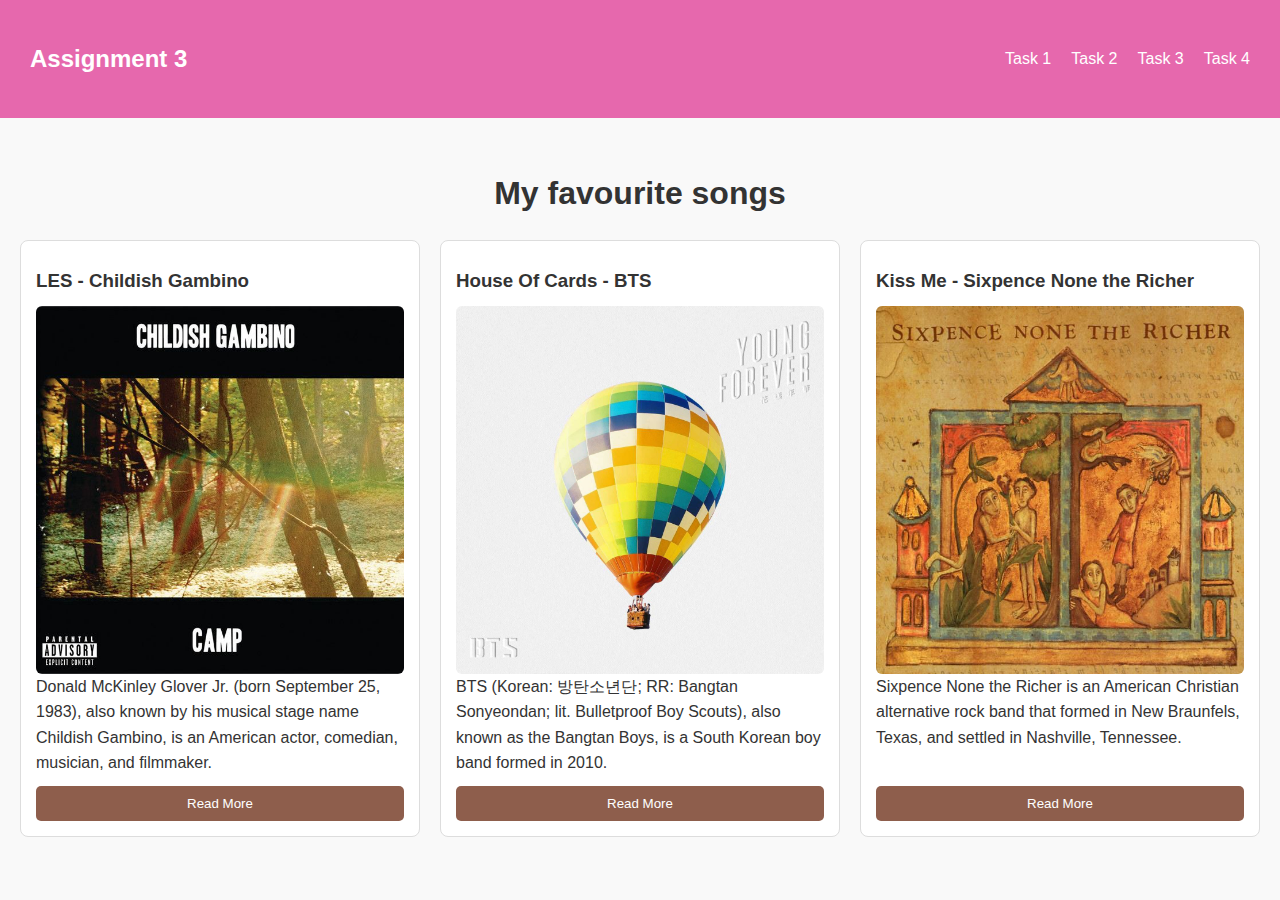
<file: index.html>
<!DOCTYPE html>
<html lang="en">
<head>
    <meta charset="UTF-8">
    <meta name="viewport" content="width=device-width, initial-scale=1.0">
    <title>Flexbox</title>
    <link rel="stylesheet" href="styles.css">
</head>
<body>
    <!-- Navigation Bar -->
  <header class="navbar">
    <div class="logo">Assignment 3</div>
    <nav>
      <ul class="navigation">
        <li><a href="index.html">Task 1</a></li>
        <li><a href="task2.html">Task 2</a></li>
        <li><a href="task3.html">Task 3</a></li>
        <li><a href="task4.html">Task 4</a></li>
      </ul>
    </nav>
  </header>

  <!-- Card Row -->
   <div class="task3">
    <h1>My favourite songs</h1>
  <section class="cards">
    <div class="card">
      <h3>LES - Childish Gambino</h3>
      <img src="album1.jpg" alt="Card Image">
      <p>Donald McKinley Glover Jr. (born September 25, 1983), also known by his musical stage name Childish Gambino, is an American actor, comedian, musician, and filmmaker. </p>
      <button>Read More</button>
    </div>
    <div class="card">
      <h3>House Of Cards - BTS</h3>
      <img src="album2.jpg" alt="Card Image">
      <p>BTS (Korean: 방탄소년단; RR: Bangtan Sonyeondan; lit. Bulletproof Boy Scouts), also known as the Bangtan Boys, is a South Korean boy band formed in 2010.</p>
      <button>Read More</button>
    </div>
    <div class="card">
      <h3>Kiss Me - Sixpence None the Richer</h3>
      <img src="album3.jpg" alt="Card Image">
      <p>Sixpence None the Richer is an American Christian alternative rock band that formed in New Braunfels, Texas, and settled in Nashville, Tennessee.</p>
      <button>Read More</button>
    </div>
  </section>
</body>
</html>
</file>
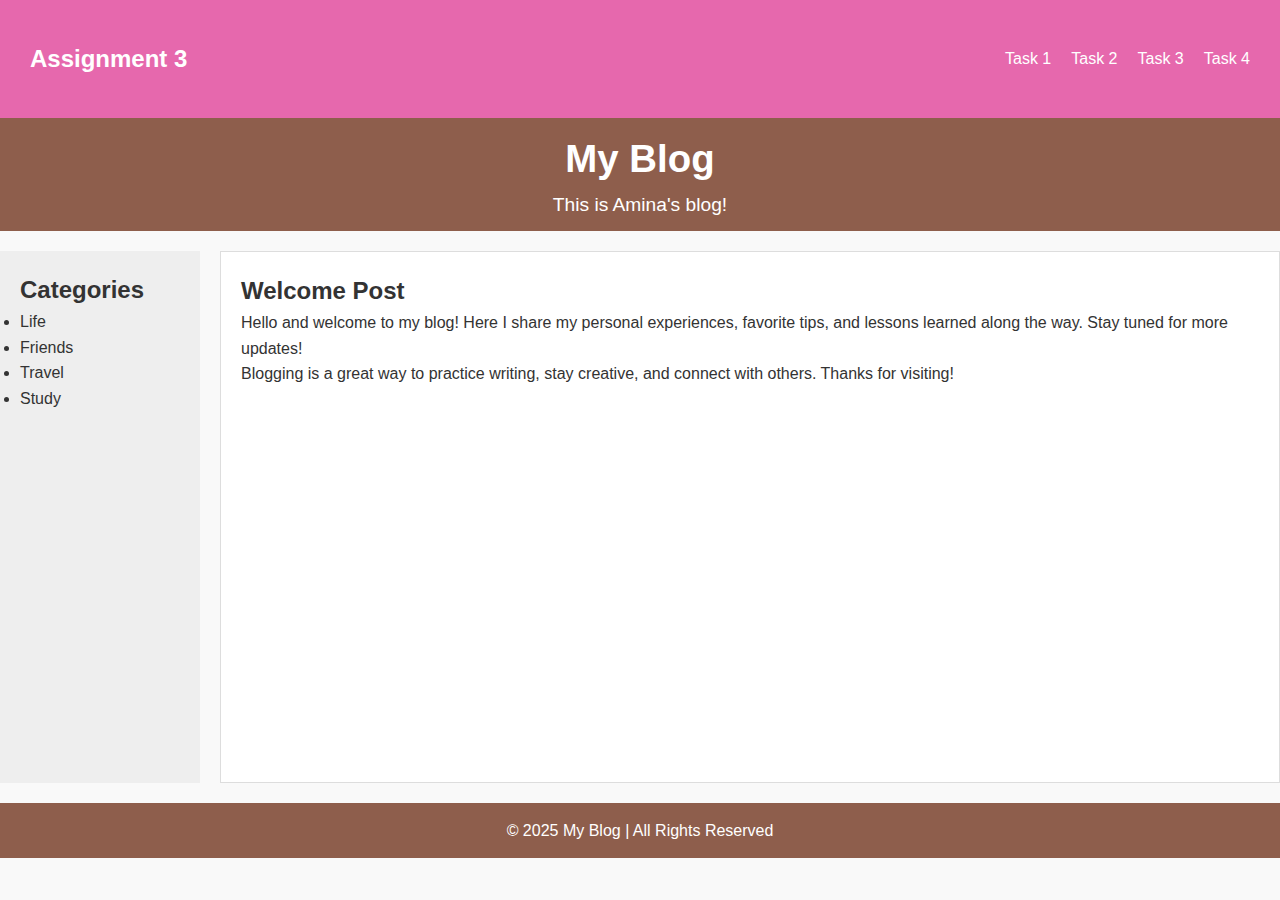
<file: task2.html>
<!DOCTYPE html>
<html lang="en">
<head>
    <meta charset="UTF-8">
    <meta name="viewport" content="width=device-width, initial-scale=1.0">
    <title>Personal Blog page</title>
    <link rel="stylesheet" href="styles.css">
</head>
<body>
    <!-- Navigation Bar -->
  <header class="navbar">
    <div class="logo">Assignment 3</div>
    <nav>
      <ul class="navigation">
        <li><a href="index.html">Task 1</a></li>
        <li><a href="task2.html">Task 2</a></li>
        <li><a href="task3.html">Task 3</a></li>
        <li><a href="task4.html">Task 4</a></li>
      </ul>
    </nav>
  </header>

<!-- Page Layout  -->
  <div class="layout">
    <div class="header2">
      <h1>My Blog</h1>
    <p>This is Amina's blog!</p>
    </div>
    <aside>
      <h2>Categories</h2>
      <ul>
        <li>Life</li>
        <li>Friends</li>
        <li>Travel</li>
        <li>Study</li>
      </ul>
    </aside>
    <main>
      <h2>Welcome Post</h2>
      <p>
        Hello and welcome to my blog! Here I share my personal experiences, 
        favorite tips, and lessons learned along the way. Stay tuned for more updates!
      </p>
      <p>
        Blogging is a great way to practice writing, stay creative, and 
        connect with others. Thanks for visiting!
      </p>
    </main>
    <footer><p>© 2025 My Blog | All Rights Reserved</p></footer>
  </div>
</body>
</html>
</file>
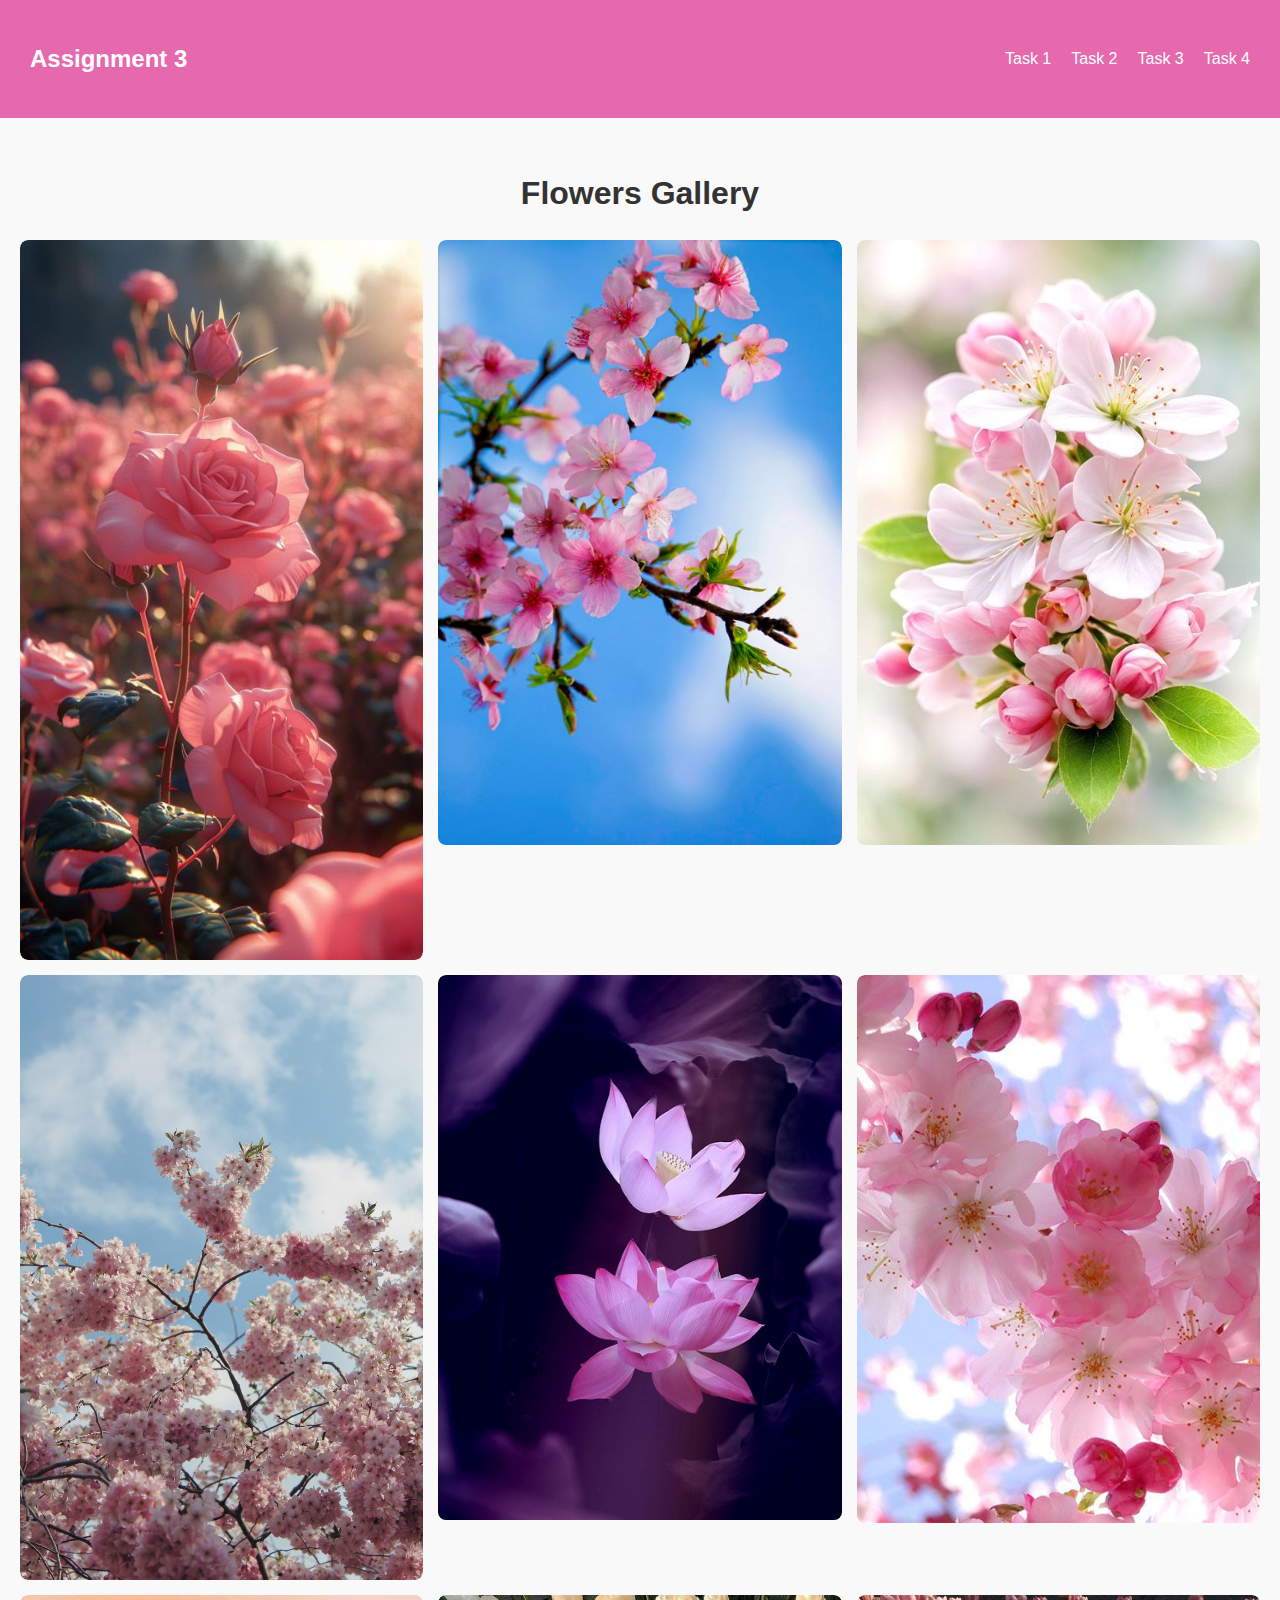
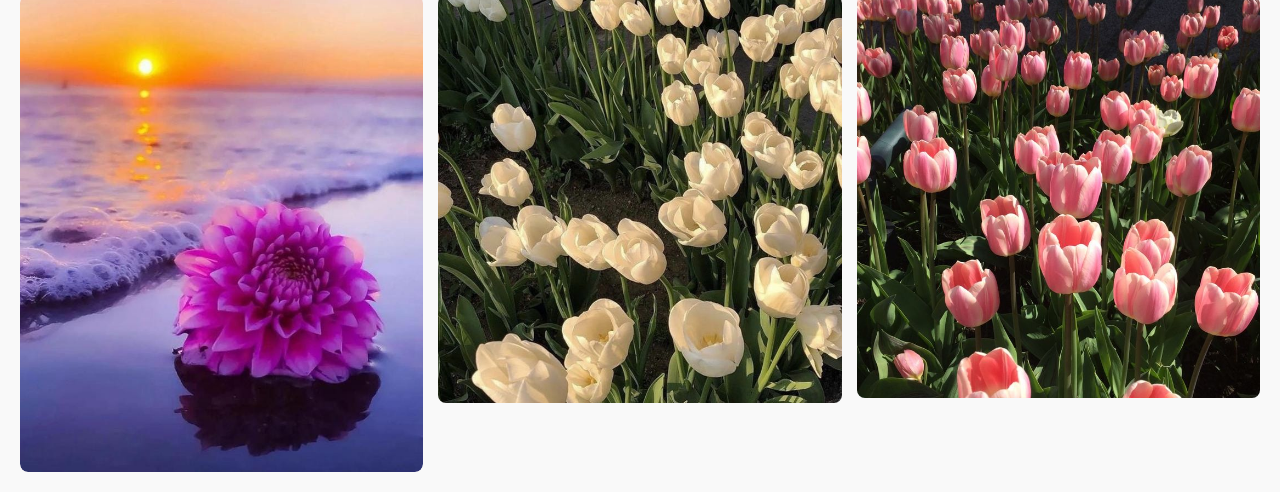
<file: task3.html>
<!DOCTYPE html>
<html lang="en">
<head>
    <meta charset="UTF-8">
    <meta name="viewport" content="width=device-width, initial-scale=1.0">
    <title>Image Gallery</title>
    <link rel="stylesheet" href="styles.css">
</head>
<body>
    <!-- Navigation Bar -->
  <header class="navbar">
    <div class="logo">Assignment 3</div>
    <nav>
      <ul class="navigation">
        <li><a href="index.html">Task 1</a></li>
        <li><a href="task2.html">Task 2</a></li>
        <li><a href="task3.html">Task 3</a></li>
        <li><a href="task4.html">Task 4</a></li>
      </ul>
    </nav>
  </header>

  <!-- Task 3 -->
  <div class="task3">
    <h1>Flowers Gallery</h1>
    <div class="gallery">
      <div class="gallery-item">
        <img src="photo1.jpg" alt="Image 1">
        <div class="caption">Pink roses</div>
      </div>
      <div class="gallery-item">
        <img src="photo2.jpg" alt="Image 2">
        <div class="caption">Pretty little flowers</div>
      </div>
      <div class="gallery-item">
        <img src="photo3.jpg" alt="Image 3">
        <div class="caption">A bouquet of flowers</div>
      </div>
      <div class="gallery-item">
        <img src="photo4.jpg" alt="Image 4">
        <div class="caption">Sakura tree</div>
      </div>
      <div class="gallery-item">
        <img src="photo5.jpg" alt="Image 5">
        <div class="caption">Magical flowers</div>
      </div>
      <div class="gallery-item">
        <img src="photo6.jpg" alt="Image 6">
        <div class="caption">A tree with pink flowers</div>
      </div>
      <div class="gallery-item">
        <img src="photo7.jpg" alt="Image 7">
        <div class="caption">Flower on a beach</div>
      </div>
      <div class="gallery-item">
        <img src="photo8.jpg" alt="Image 8">
        <div class="caption">Pretty white tulips</div>
      </div>
      <div class="gallery-item">
        <img src="photo9.jpg" alt="Image 9">
        <div class="caption">Many pink tulips</div>
      </div>
    </div>
  </div>
</body>
</html>
</file>
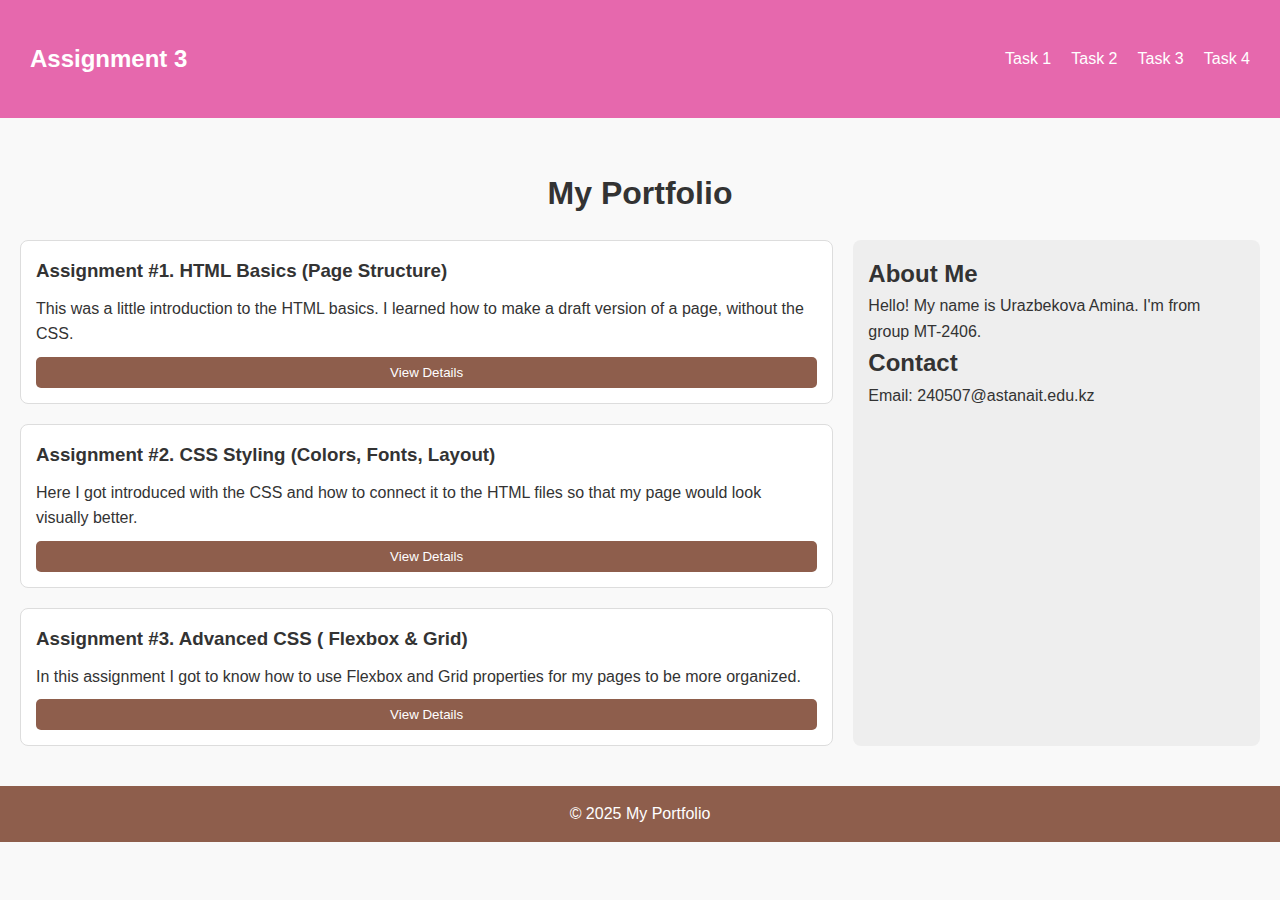
<file: task4.html>
<!DOCTYPE html>
<html lang="en">
<head>
    <meta charset="UTF-8">
    <meta name="viewport" content="width=device-width, initial-scale=1.0">
    <title>Portfolio Page</title>
    <link rel="stylesheet" href="styles.css">
</head>
<body>
    <!-- Navigation Bar -->
  <header class="navbar">
    <div class="logo">Assignment 3</div>
    <nav>
      <ul class="navigation">
        <li><a href="index.html">Task 1</a></li>
        <li><a href="task2.html">Task 2</a></li>
        <li><a href="task3.html">Task 3</a></li>
        <li><a href="task4.html">Task 4</a></li>
      </ul>
    </nav>
  </header>

  <!-- Task 4 -->
   <div class="task4">
    <h1>My Portfolio</h1>


    <div class="portfolio">
      <div class="projects">
        <div class="project-card">
          <h3>Assignment #1. HTML Basics (Page Structure)</h3>
          <p>This was a little introduction to the HTML basics. I learned how to make a draft version of a page, without the CSS. </p>
          <button>View Details</button>
        </div>
        <div class="project-card">
          <h3>Assignment #2. CSS Styling (Colors, Fonts, Layout)</h3>
          <p>Here I got introduced with the CSS and how to connect it to the HTML files so that my page would look visually better.</p>
          <button>View Details</button>
        </div>
        <div class="project-card">
          <h3>Assignment #3. Advanced CSS ( Flexbox & Grid)</h3>
          <p>In this assignment I got to know how to use Flexbox and Grid properties for my pages to be more organized.</p>
          <button>View Details</button>
        </div>
      </div>

    
      <aside class="info">
        <h2>About Me</h2>
        <p>Hello! My name is Urazbekova Amina. I'm from group MT-2406. </p>
        <h2>Contact</h2>
        <p>Email: 240507@astanait.edu.kz</p>
      </aside>
    </div>

  </div>
  <!-- Footer -->
    <footer class="footer4">
      <p>© 2025 My Portfolio</p>
    </footer>
</body>
</html>
</file>
<file: styles.css>
/* Part 1. Flexbox */
* {
  margin: 0;
  padding: 0;
  box-sizing: border-box;
}

body {
  margin: 0;
  font-family: Arial, sans-serif;
  line-height: 1.6;
  background: #f9f9f9;
  padding: 0;
  color: #333333;
}

.navbar {
  display: flex;
  justify-content: space-between; /* Items will have space between them  */
  align-items: center; 
  background: #e668ad;
  padding: 40px 30px;
  margin-bottom: 30px;
}

.logo {
  font-size: 1.5rem;
  font-weight: bold;
  color: white;
}

.navigation {
  list-style: none;
  display: flex;
  gap: 20px;
}

.navigation a {
  text-decoration: none;
  color: white;
  font-weight: 500;
  transition: color 0.3s;
  text-decoration: none;
}

.navigation a:hover {
  color: #ffcc00;
}

/* Task 1 */
.cards {
  display: flex;
  gap: 20px;
}

.card {
  flex: 1; /* makes all items in the row equal width */ 
  display: flex;
  flex-direction: column;
  justify-content: space-between;
  background: white;
  border: 1px solid #ddd;
  border-radius: 8px;
  padding: 15px;
  transition: transform 0.3s, box-shadow 0.3s;
}

.card img {
  width: 100%;
  border-radius: 6px;
}

.card h3 {
  margin: 10px 0;
}

.card p {
  flex-grow: 1;
  margin-bottom: 10px;
}

.card button {
  padding: 10px;
  border: none;
  background: #8e5e4c;
  color: white;
  border-radius: 5px;
  transition: 0.3s; /* makes changes smoothly animated */
}

.card button:hover {
  background: #ffcc00;
  color: black;
}

.card:hover {
  box-shadow: 0 6px 12px rgba(0,0,0,0.2);
}


/* Task 2 */
.layout {
  display: grid;
  margin-top: -10px;   /* pull header closer to navbar */
  grid-template-areas:
    "header header"
    "sidebar main"
    "footer footer";
  grid-template-columns: 200px 1fr;   /* sidebar = 200px, main = remaining space */
  grid-template-rows: auto 1fr auto;  /* header auto height, content fills, footer auto */
  gap: 20px;
  min-height: 80vh; /* 80% of the screen height */
}

.header2 {
  grid-area: header;
  background: #8e5e4c;
  color: white;
  padding: 10px;
  text-align: center;
  font-size: 1.2rem;
  margin: -20px -20px 0;   /* cancel .layout padding */
}

.layout aside {
  grid-area: sidebar;
  background: #eee;
  padding: 20px;
}

.layout main {
  grid-area: main;
  background: white;
  padding: 20px;
  border: 1px solid #ddd;
}

.layout footer {
  grid-area: footer;
  background: #8e5e4c;
  color: white;
  text-align: center;
  padding: 15px;
  margin-left: -20px;  /* cancel parent's padding */
  margin-right: -20px;
  border-radius: 0;
}

/* Task 3 */
.task3 {
  padding: 20px;
}

.task3 h1 {
  text-align: center;
  margin-bottom: 20px;
}

.gallery {
  display: grid;
  grid-template-columns: repeat(3, 1fr); /* 3 columns */
  gap: 15px;
}

.gallery-item {
  position: relative;
  overflow: hidden;
  border-radius: 8px;
}

.gallery-item img {
  width: 100%;
  display: block;
  border-radius: 8px;
  transition: transform 0.3s;
}

.caption {
  position: absolute;
  bottom: 0;
  left: 0;
  right: 0;
  background: rgba(0,0,0,0.6);
  color: #fff;
  padding: 10px;
  text-align: center;
  font-size: 1rem;
  opacity: 0;
  transition: opacity 0.3s;
}

.gallery-item:hover .caption {
  opacity: 1; /* caption appears on hover */
}



/* Task 4 */
.task4 {
  padding: 20px;
}

.task4 h1 {
  text-align: center;
  margin-bottom: 20px;
}

.portfolio {
  display: grid;
  grid-template-columns: 2fr 1fr; /* projects left (bigger), info right (smaller) */
  gap: 20px;
  margin-bottom: 20px;
}

.projects {
  display: grid;
  gap: 20px;
}

.project-card {
  display: flex;
  flex-direction: column;
  gap: 10px;
  border: 1px solid #ddd;
  border-radius: 8px;
  padding: 15px;
  background: white;
  transition: box-shadow 0.3s;
}

.project-card h3 {
  margin: 0;
}

.project-card button {
  padding: 8px;
  background: #8e5e4c;
  color: white;
  border: none;
  border-radius: 5px;
  transition: 0.3s;
}

.project-card button:hover {
  background: #ffcc00;
  color: black;
}

.project-card:hover {
  box-shadow: 0 6px 12px rgba(0,0,0,0.2);
}

.info {
  background: #eee;
  border-radius: 8px;
  padding: 15px;
}

.footer4 {
  background: #8e5e4c;
  color: white;
  text-align: center;
  padding: 15px;
}
</file>
